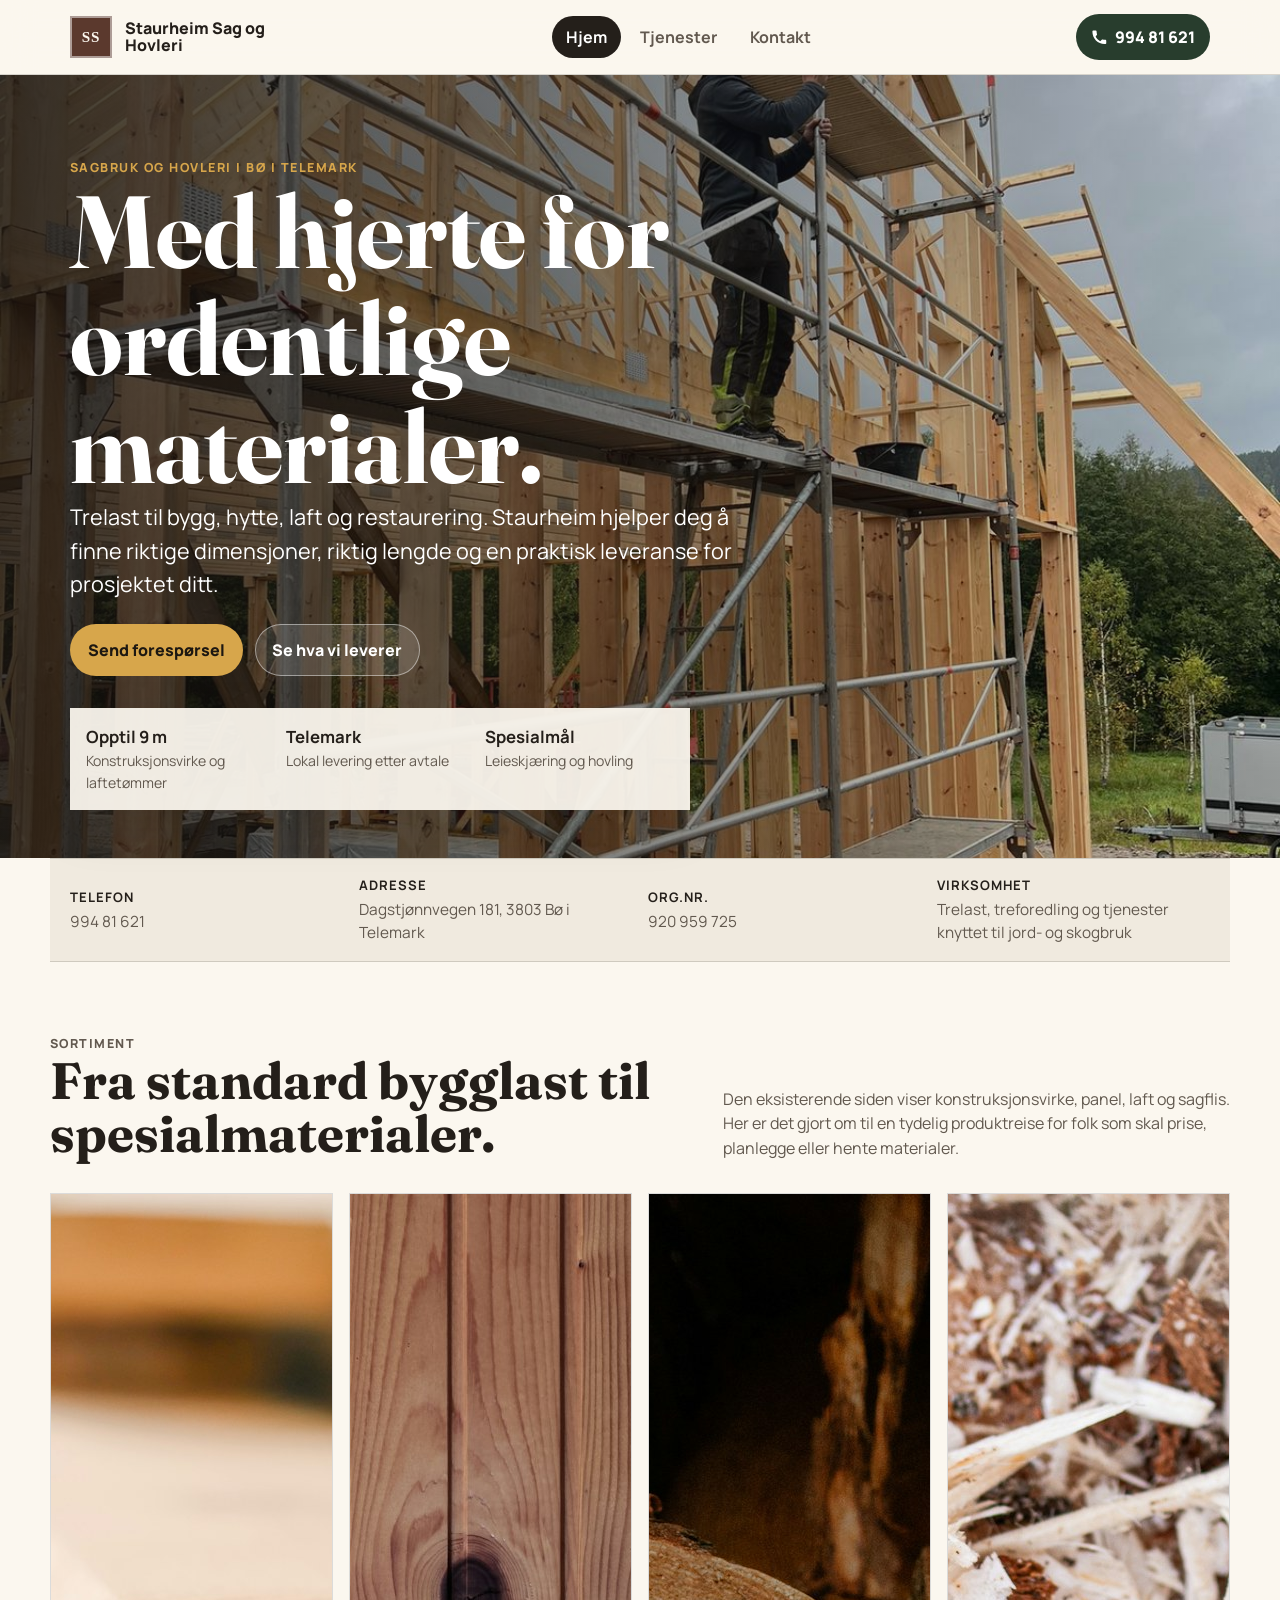
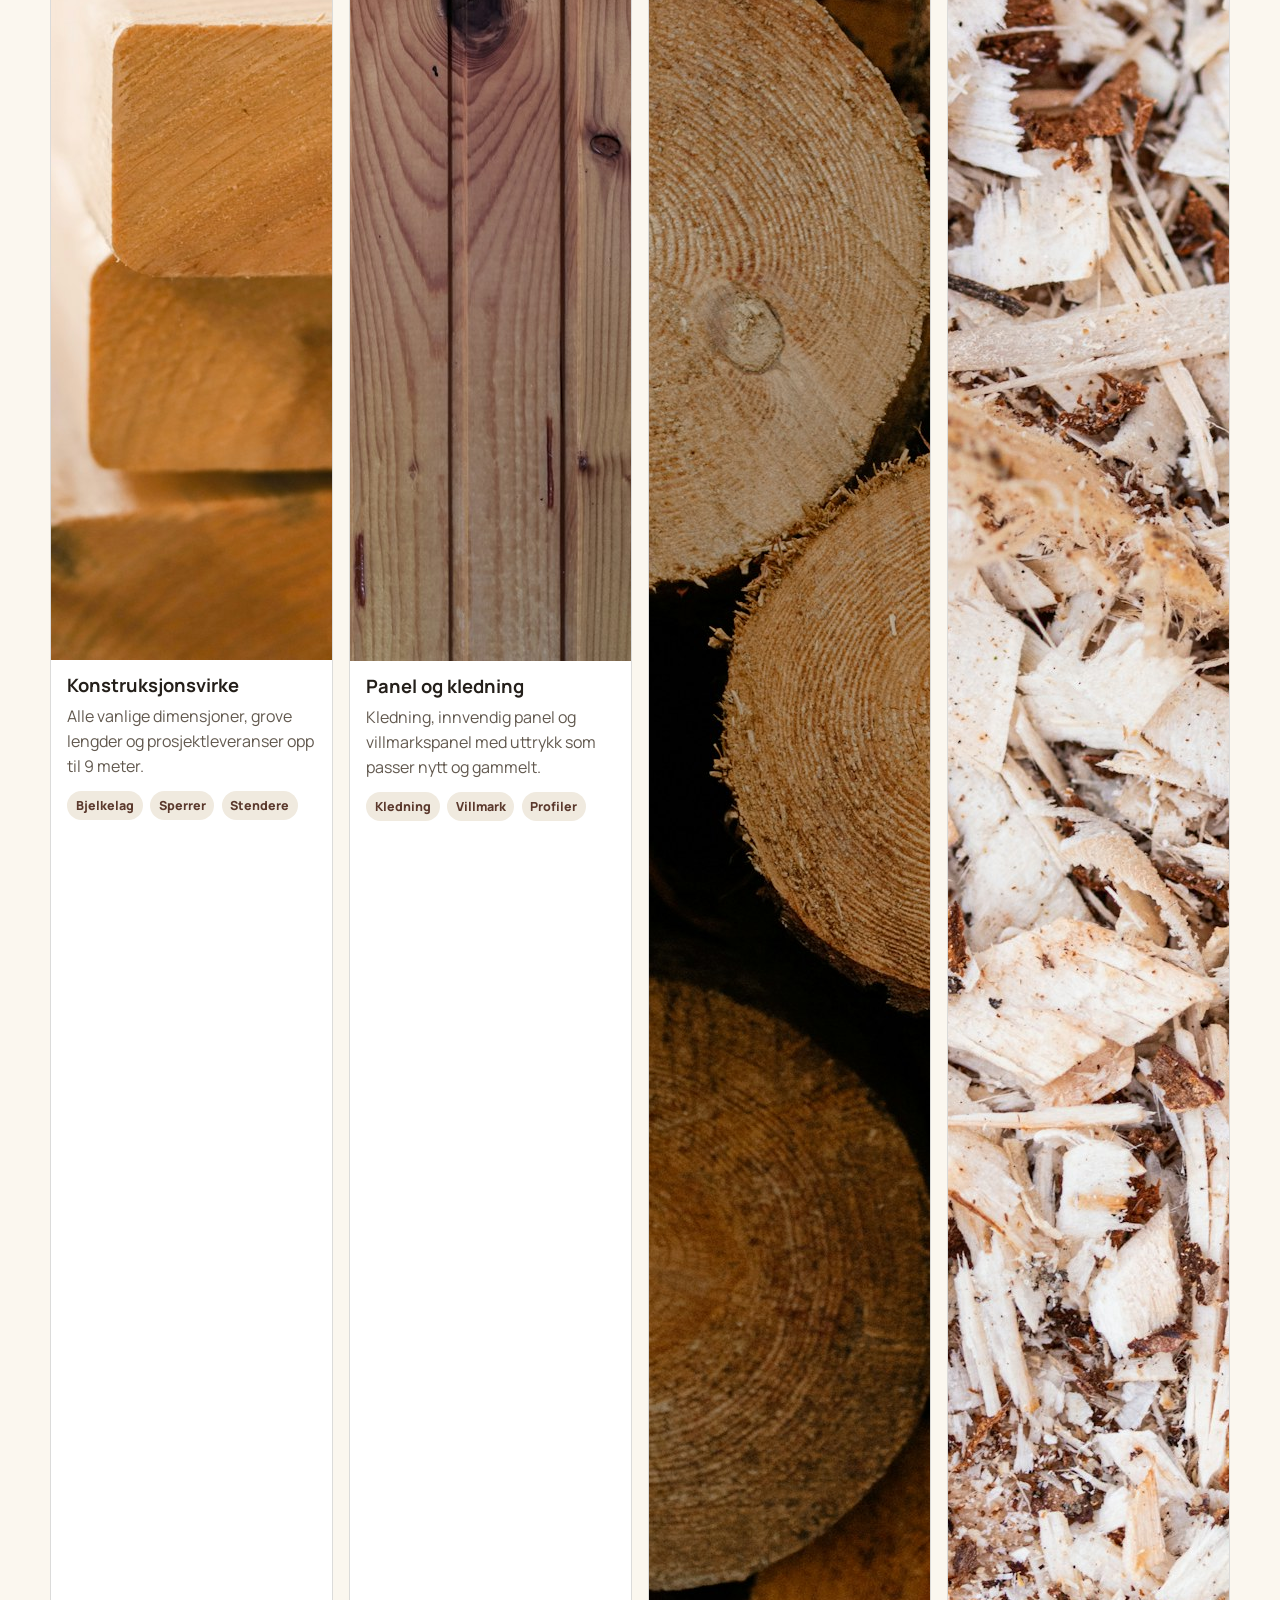
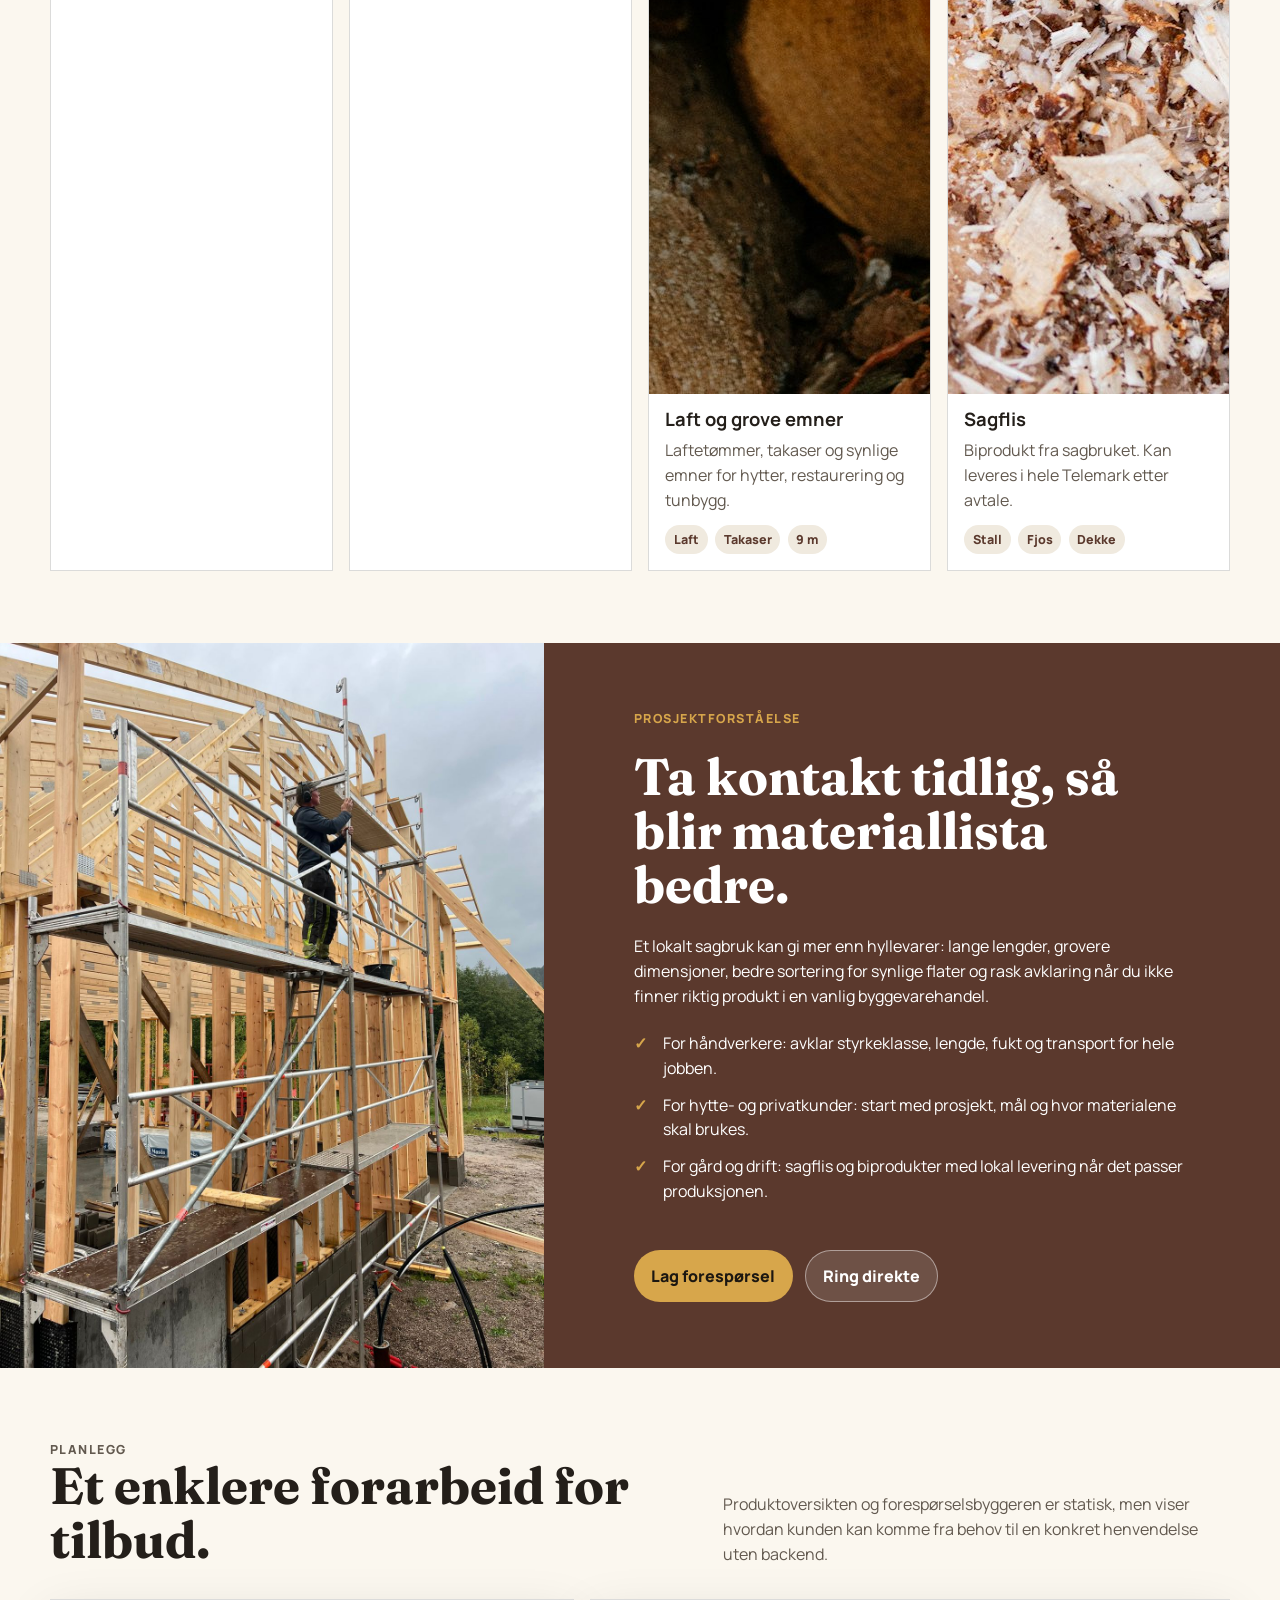
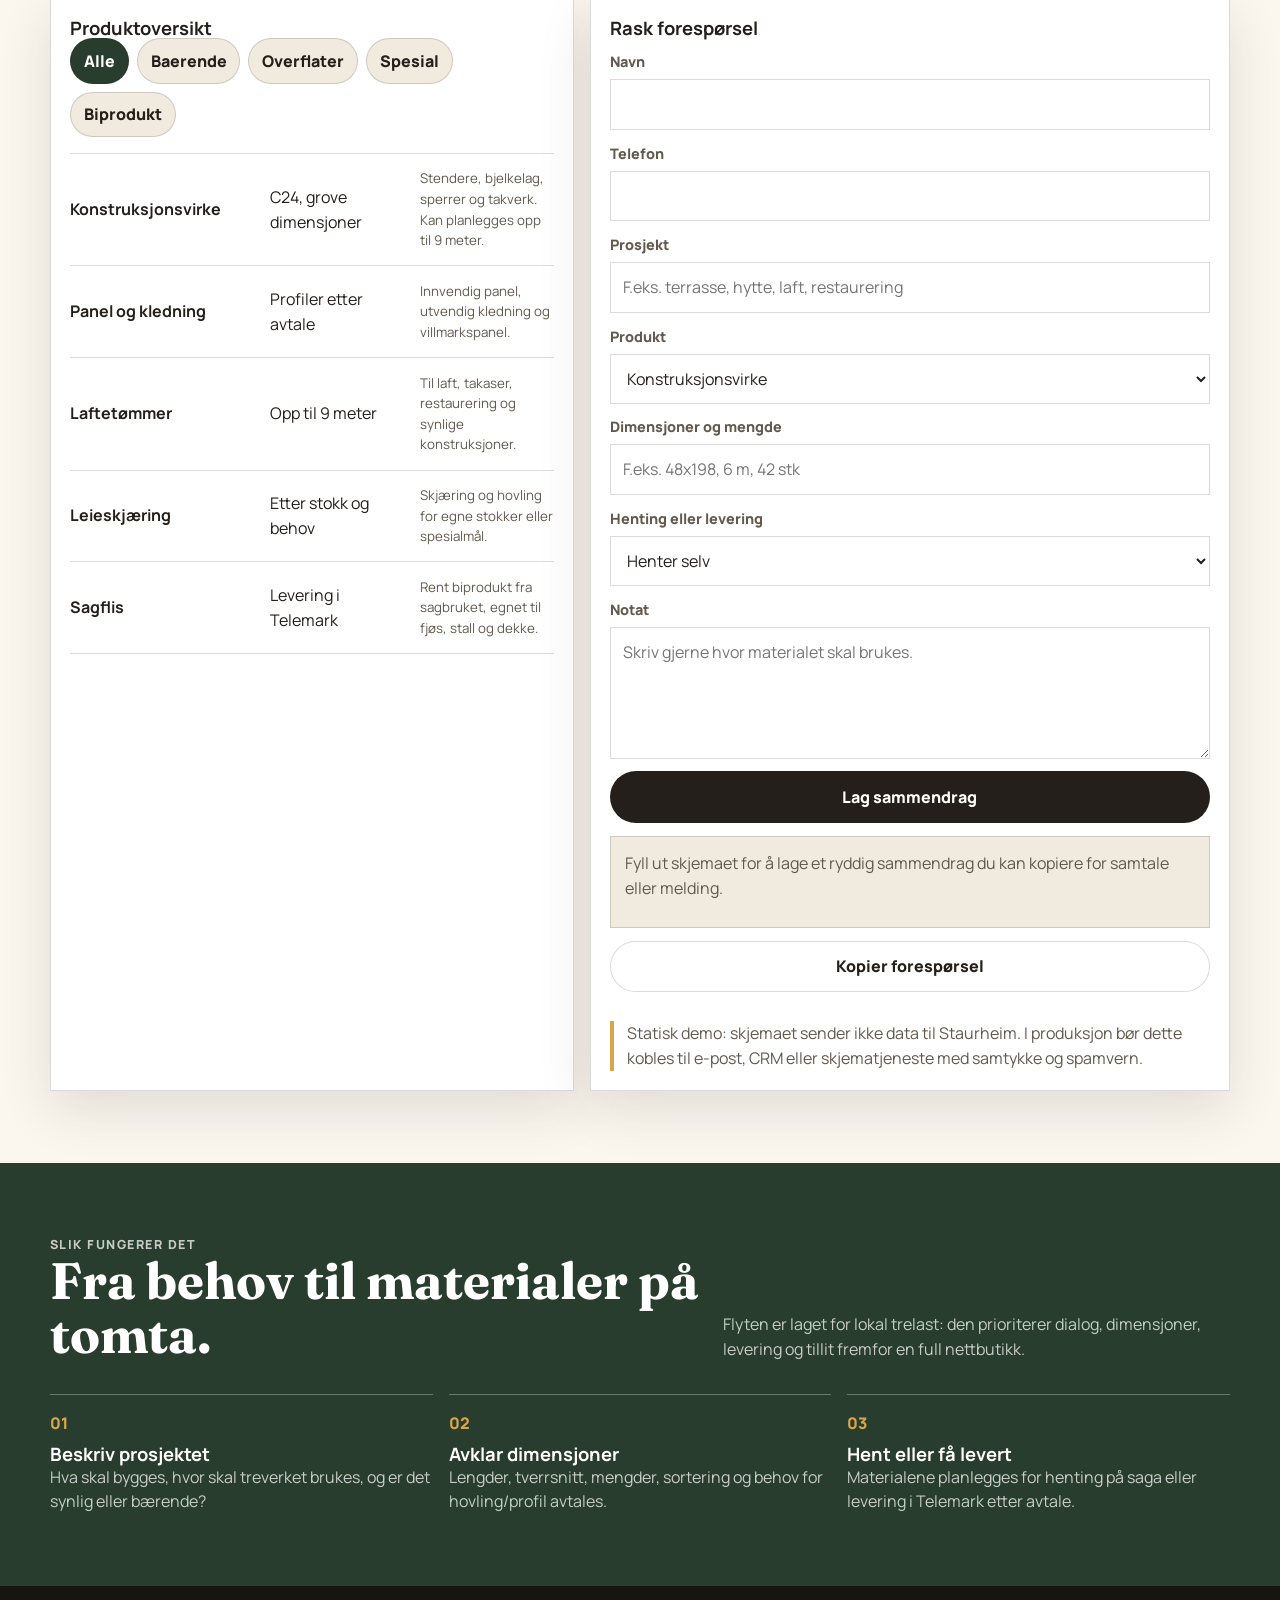
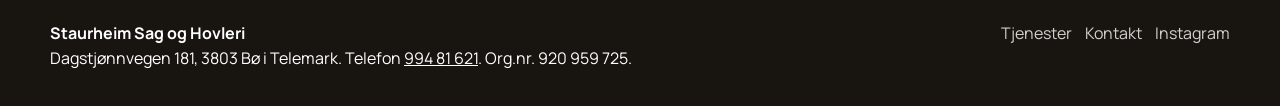
<file: index.html>
<!doctype html>
<html lang="no">
  <head>
    <meta charset="utf-8">
    <meta name="viewport" content="width=device-width, initial-scale=1">
    <title>Staurheim Sag og Hovleri | Trelast fra Bø i Telemark</title>
    <meta name="description" content="Staurheim Sag og Hovleri leverer konstruksjonsvirke, panel, villmarkspanel, laftetømmer, leieskjæring og sagflis i Telemark.">
    <meta property="og:title" content="Staurheim Sag og Hovleri">
    <meta property="og:description" content="Ordentlige materialer til byggeprosjekt, laft, panel og spesialdimensjoner.">
    <meta property="og:type" content="website">
    <meta property="og:image" content="assets/images/byggprosjekt.jpg">
    <link rel="preconnect" href="https://fonts.googleapis.com">
    <link rel="preconnect" href="https://fonts.gstatic.com" crossorigin>
    <link href="https://fonts.googleapis.com/css2?family=Fraunces:wght@600;700;800&family=Manrope:wght@400;600;700;800&display=swap" rel="stylesheet">
    <link rel="stylesheet" href="assets/styles.css">
    <script type="application/ld+json">
      {
        "@context": "https://schema.org",
        "@type": "LocalBusiness",
        "name": "Staurheim Sag og Høvleri",
        "alternateName": "Staurheim Stokk og Sag",
        "telephone": "+4799481621",
        "address": {
          "@type": "PostalAddress",
          "streetAddress": "Dagstjønnvegen 181",
          "postalCode": "3803",
          "addressLocality": "Bø i Telemark",
          "addressCountry": "NO"
        },
        "areaServed": ["Telemark", "Midt-Telemark"],
        "url": "https://staurheimsag.no/"
      }
    </script>
  </head>
  <body>
    <a class="skip-link" href="#main">Gå til innhold</a>
    <header class="site-header">
      <nav class="nav" aria-label="Hovedmeny">
        <a class="brand" href="index.html" aria-label="Staurheim Sag og Hovleri hjem">
          <span class="brand-mark">SS</span>
          <span>Staurheim Sag og Hovleri</span>
        </a>
        <div class="nav-links">
          <a href="index.html" aria-current="page">Hjem</a>
          <a href="tjenester/">Tjenester</a>
          <a href="kontakt/">Kontakt</a>
        </div>
        <a class="nav-call" href="tel:+4799481621" aria-label="Ring 99 48 16 21">
          <svg class="icon" viewBox="0 0 24 24" aria-hidden="true"><path fill="currentColor" d="M6.6 10.8c1.4 2.8 3.8 5.2 6.6 6.6l2.2-2.2c.3-.3.8-.4 1.2-.3 1.3.4 2.6.6 4 .6.7 0 1.2.5 1.2 1.2v3.5c0 .7-.5 1.2-1.2 1.2C10.3 22 2 13.7 2 3.4 2 2.7 2.5 2.2 3.2 2.2h3.6c.7 0 1.2.5 1.2 1.2 0 1.4.2 2.8.6 4 .1.4 0 .9-.3 1.2l-1.7 2.2Z"/></svg>
          994 81 621
        </a>
      </nav>
    </header>

    <main id="main">
      <section class="hero">
        <div class="hero-inner">
          <div class="hero-copy">
            <p class="eyebrow">Sagbruk og hovleri i Bø i Telemark</p>
            <h1>Med hjerte for ordentlige materialer.</h1>
            <p class="lead">Trelast til bygg, hytte, laft og restaurering. Staurheim hjelper deg å finne riktige dimensjoner, riktig lengde og en praktisk leveranse for prosjektet ditt.</p>
            <div class="hero-actions">
              <a class="button primary" href="kontakt/">Send forespørsel</a>
              <a class="button secondary" href="tjenester/">Se hva vi leverer</a>
            </div>
          </div>
          <aside class="hero-panel" aria-label="Nøkkelinformasjon">
            <ul>
              <li><strong>Opptil 9 m</strong><span>Konstruksjonsvirke og laftetømmer</span></li>
              <li><strong>Telemark</strong><span>Lokal levering etter avtale</span></li>
              <li><strong>Spesialmål</strong><span>Leieskjæring og hovling</span></li>
            </ul>
          </aside>
        </div>
      </section>

      <div class="trust-strip" aria-label="Tillitssignaler">
        <div><strong>Telefon</strong><span>994 81 621</span></div>
        <div><strong>Adresse</strong><span>Dagstjønnvegen 181, 3803 Bø i Telemark</span></div>
        <div><strong>Org.nr.</strong><span>920 959 725</span></div>
        <div><strong>Virksomhet</strong><span>Trelast, treforedling og tjenester knyttet til jord- og skogbruk</span></div>
      </div>

      <section class="section">
        <div class="wrap">
          <div class="section-head">
            <div>
              <p class="eyebrow">Sortiment</p>
              <h2>Fra standard bygglast til spesialmaterialer.</h2>
            </div>
            <p>Den eksisterende siden viser konstruksjonsvirke, panel, laft og sagflis. Her er det gjort om til en tydelig produktreise for folk som skal prise, planlegge eller hente materialer.</p>
          </div>
          <div class="product-grid">
            <article class="product-card">
              <img src="assets/images/konstruksjonsvirke.jpg" width="1600" height="1066" alt="Stablet konstruksjonsvirke i gran og furu">
              <div>
                <h3>Konstruksjonsvirke</h3>
                <p>Alle vanlige dimensjoner, grove lengder og prosjektleveranser opp til 9 meter.</p>
                <p class="tag-list"><span class="tag">Bjelkelag</span><span class="tag">Sperrer</span><span class="tag">Stendere</span></p>
              </div>
            </article>
            <article class="product-card">
              <img src="assets/images/panel.jpg" width="1600" height="1067" alt="Trepanel med synlig struktur">
              <div>
                <h3>Panel og kledning</h3>
                <p>Kledning, innvendig panel og villmarkspanel med uttrykk som passer nytt og gammelt.</p>
                <p class="tag-list"><span class="tag">Kledning</span><span class="tag">Villmark</span><span class="tag">Profiler</span></p>
              </div>
            </article>
            <article class="product-card">
              <img src="assets/images/laft.jpg" width="1600" height="2400" alt="Rundtømmer sett fra enden">
              <div>
                <h3>Laft og grove emner</h3>
                <p>Laftetømmer, takaser og synlige emner for hytter, restaurering og tunbygg.</p>
                <p class="tag-list"><span class="tag">Laft</span><span class="tag">Takaser</span><span class="tag">9 m</span></p>
              </div>
            </article>
            <article class="product-card">
              <img src="assets/images/sagflis.jpg" width="1600" height="2400" alt="Ren sagflis som biprodukt fra sagbruk">
              <div>
                <h3>Sagflis</h3>
                <p>Biprodukt fra sagbruket. Kan leveres i hele Telemark etter avtale.</p>
                <p class="tag-list"><span class="tag">Stall</span><span class="tag">Fjos</span><span class="tag">Dekke</span></p>
              </div>
            </article>
          </div>
        </div>
      </section>

      <section class="feature-band">
        <div class="feature-grid">
          <div class="feature-media">
            <img src="assets/images/byggprosjekt.jpg" width="1200" height="1600" alt="Reisverk under oppføring med trelast">
          </div>
          <div class="feature-copy">
            <p class="eyebrow">Prosjektforståelse</p>
            <h2>Ta kontakt tidlig, så blir materiallista bedre.</h2>
            <p>Et lokalt sagbruk kan gi mer enn hyllevarer: lange lengder, grovere dimensjoner, bedre sortering for synlige flater og rask avklaring når du ikke finner riktig produkt i en vanlig byggevarehandel.</p>
            <ul class="check-list">
              <li>For håndverkere: avklar styrkeklasse, lengde, fukt og transport for hele jobben.</li>
              <li>For hytte- og privatkunder: start med prosjekt, mål og hvor materialene skal brukes.</li>
              <li>For gård og drift: sagflis og biprodukter med lokal levering når det passer produksjonen.</li>
            </ul>
            <div class="button-row">
              <a class="button primary" href="kontakt/">Lag forespørsel</a>
              <a class="button secondary" href="tel:+4799481621">Ring direkte</a>
            </div>
          </div>
        </div>
      </section>

      <section class="section">
        <div class="wrap">
          <div class="section-head">
            <div>
              <p class="eyebrow">Planlegg</p>
              <h2>Et enklere forarbeid for tilbud.</h2>
            </div>
            <p>Produktoversikten og forespørselsbyggeren er statisk, men viser hvordan kunden kan komme fra behov til en konkret henvendelse uten backend.</p>
          </div>
          <div class="tools-grid">
            <div class="panel">
              <h3>Produktoversikt</h3>
              <div class="filters" aria-label="Filtrer produktoversikt">
                <button class="filter" type="button" data-filter="alle" aria-pressed="true">Alle</button>
                <button class="filter" type="button" data-filter="bærende" aria-pressed="false">Baerende</button>
                <button class="filter" type="button" data-filter="overflate" aria-pressed="false">Overflater</button>
                <button class="filter" type="button" data-filter="spesial" aria-pressed="false">Spesial</button>
                <button class="filter" type="button" data-filter="biprodukt" aria-pressed="false">Biprodukt</button>
              </div>
              <div class="catalog" data-catalog></div>
            </div>
            <form class="panel quote-form" data-quote-form>
              <h3>Rask forespørsel</h3>
              <div class="field">
                <label for="name">Navn</label>
                <input id="name" name="name" autocomplete="name">
              </div>
              <div class="field">
                <label for="phone">Telefon</label>
                <input id="phone" name="phone" autocomplete="tel">
              </div>
              <div class="field">
                <label for="project">Prosjekt</label>
                <input id="project" name="project" placeholder="F.eks. terrasse, hytte, laft, restaurering">
              </div>
              <div class="field">
                <label for="product">Produkt</label>
                <select id="product" name="product">
                  <option>Konstruksjonsvirke</option>
                  <option>Panel/kledning</option>
                  <option>Villmarkspanel</option>
                  <option>Laftetømmer</option>
                  <option>Leieskjæring</option>
                  <option>Sagflis</option>
                </select>
              </div>
              <div class="field">
                <label for="dimensions">Dimensjoner og mengde</label>
                <input id="dimensions" name="dimensions" placeholder="F.eks. 48x198, 6 m, 42 stk">
              </div>
              <div class="field">
                <label for="delivery">Henting eller levering</label>
                <select id="delivery" name="delivery">
                  <option>Henter selv</option>
                  <option>Onsker levering i Telemark</option>
                  <option>Avklares</option>
                </select>
              </div>
              <div class="field">
                <label for="message">Notat</label>
                <textarea id="message" name="message" placeholder="Skriv gjerne hvor materialet skal brukes."></textarea>
              </div>
              <button class="button dark" type="submit">Lag sammendrag</button>
              <div class="result-box" tabindex="-1" data-result>Fyll ut skjemaet for å lage et ryddig sammendrag du kan kopiere for samtale eller melding.</div>
              <button class="button light" type="button" data-copy>Kopier forespørsel</button>
              <p class="notice">Statisk demo: skjemaet sender ikke data til Staurheim. I produksjon bør dette kobles til e-post, CRM eller skjematjeneste med samtykke og spamvern.</p>
            </form>
          </div>
        </div>
      </section>

      <section class="section dark">
        <div class="wrap">
          <div class="section-head">
            <div>
              <p class="eyebrow">Slik fungerer det</p>
              <h2>Fra behov til materialer på tomta.</h2>
            </div>
            <p>Flyten er laget for lokal trelast: den prioriterer dialog, dimensjoner, levering og tillit fremfor en full nettbutikk.</p>
          </div>
          <div class="steps">
            <div class="step"><h3>Beskriv prosjektet</h3><p class="muted">Hva skal bygges, hvor skal treverket brukes, og er det synlig eller bærende?</p></div>
            <div class="step"><h3>Avklar dimensjoner</h3><p class="muted">Lengder, tverrsnitt, mengder, sortering og behov for hovling/profil avtales.</p></div>
            <div class="step"><h3>Hent eller få levert</h3><p class="muted">Materialene planlegges for henting på saga eller levering i Telemark etter avtale.</p></div>
          </div>
        </div>
      </section>
    </main>

    <footer class="site-footer">
      <div class="footer-grid">
        <div>
          <strong>Staurheim Sag og Hovleri</strong>
          <p>Dagstjønnvegen 181, 3803 Bø i Telemark. Telefon <a href="tel:+4799481621">994 81 621</a>. Org.nr. 920 959 725.</p>
        </div>
        <div class="footer-links">
          <a href="tjenester/">Tjenester</a>
          <a href="kontakt/">Kontakt</a>
          <a href="https://www.instagram.com/staurheimsag/">Instagram</a>
        </div>
      </div>
    </footer>
    <script src="assets/app.js"></script>
  </body>
</html>
</file>
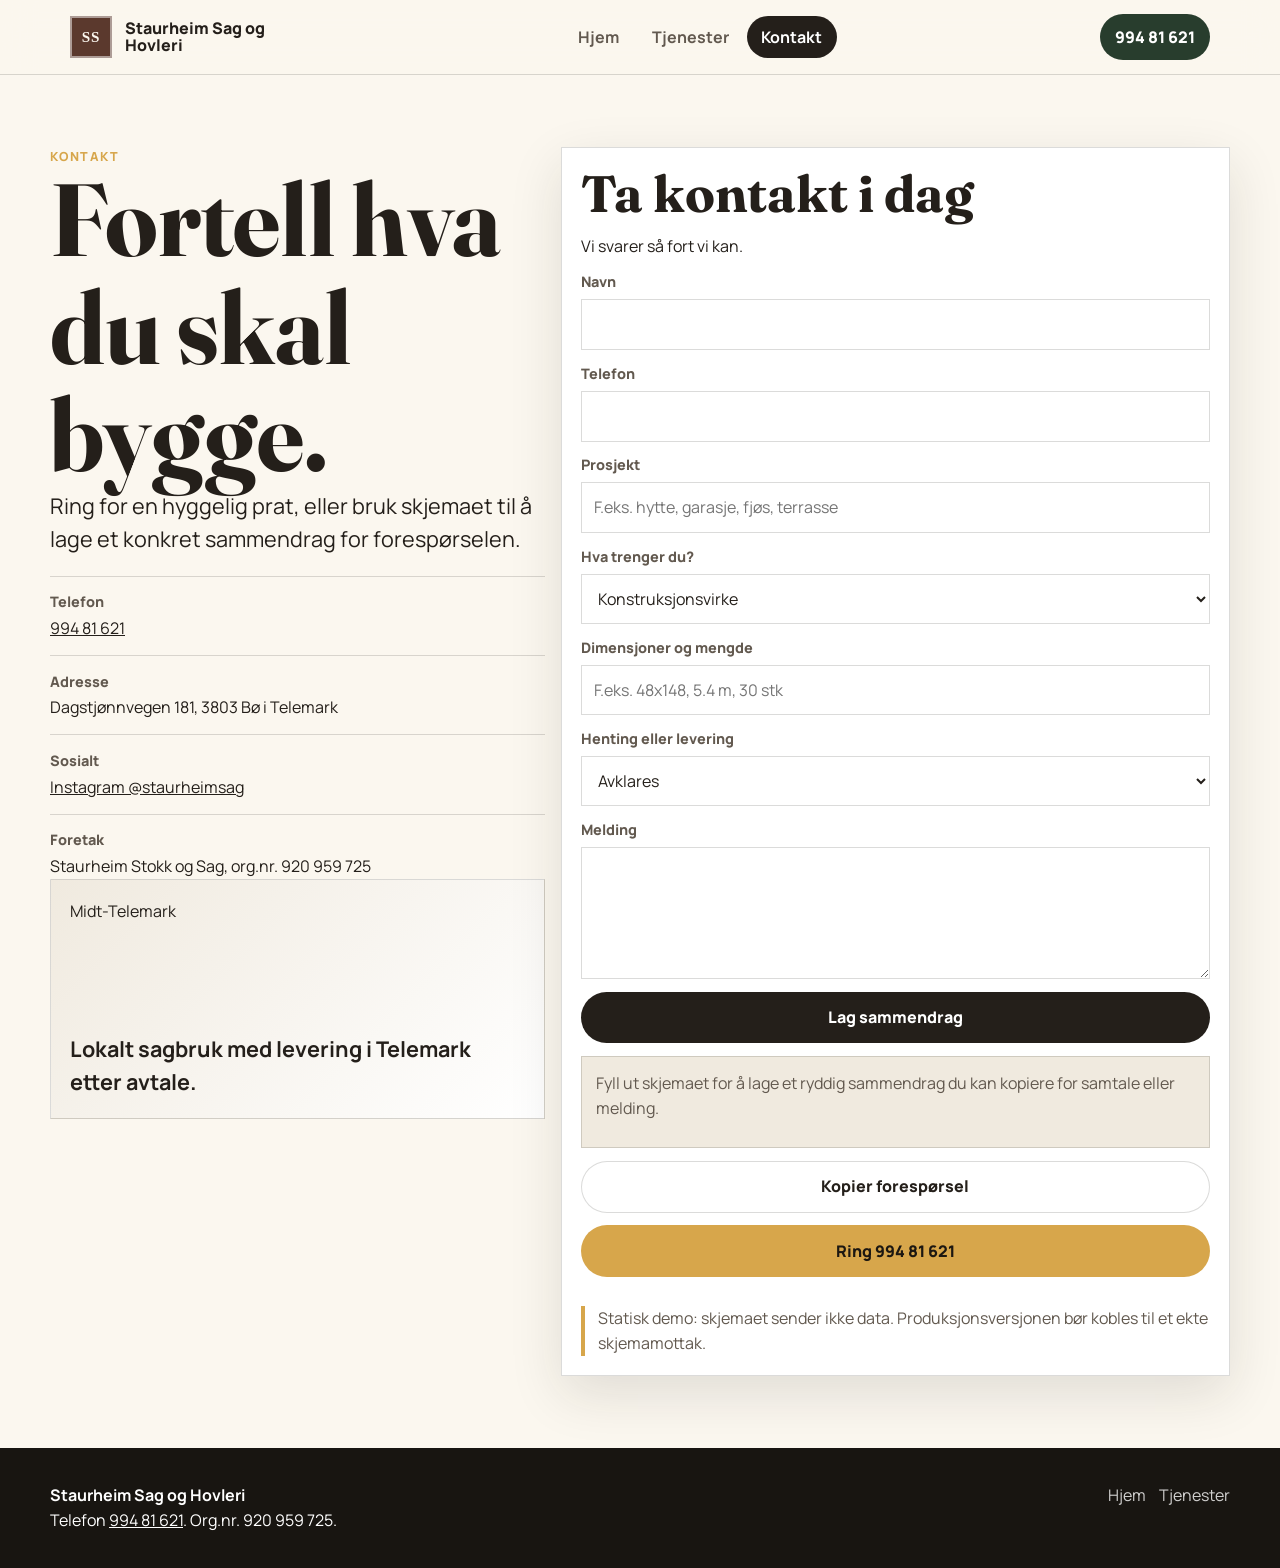
<file: kontakt/index.html>
<!doctype html>
<html lang="no">
  <head>
    <meta charset="utf-8">
    <meta name="viewport" content="width=device-width, initial-scale=1">
    <title>Kontakt | Staurheim Sag og Hovleri</title>
    <meta name="description" content="Kontakt Staurheim Sag og Hovleri om trelast, panel, laft, leieskjæring og sagflis.">
    <link rel="preconnect" href="https://fonts.googleapis.com">
    <link rel="preconnect" href="https://fonts.gstatic.com" crossorigin>
    <link href="https://fonts.googleapis.com/css2?family=Fraunces:wght@600;700;800&family=Manrope:wght@400;600;700;800&display=swap" rel="stylesheet">
    <link rel="stylesheet" href="../assets/styles.css">
  </head>
  <body>
    <a class="skip-link" href="#main">Gå til innhold</a>
    <header class="site-header">
      <nav class="nav" aria-label="Hovedmeny">
        <a class="brand" href="../index.html"><span class="brand-mark">SS</span><span>Staurheim Sag og Hovleri</span></a>
        <div class="nav-links">
          <a href="../index.html">Hjem</a>
          <a href="../tjenester/">Tjenester</a>
          <a href="./" aria-current="page">Kontakt</a>
        </div>
        <a class="nav-call" href="tel:+4799481621">994 81 621</a>
      </nav>
    </header>
    <main id="main">
      <section class="section">
        <div class="wrap contact-grid">
          <div>
            <p class="eyebrow">Kontakt</p>
            <h1>Fortell hva du skal bygge.</h1>
            <p class="lead">Ring for en hyggelig prat, eller bruk skjemaet til å lage et konkret sammendrag for forespørselen.</p>
            <div class="contact-list">
              <div class="contact-item"><span>Telefon</span><a href="tel:+4799481621">994 81 621</a></div>
              <div class="contact-item"><span>Adresse</span><p>Dagstjønnvegen 181, 3803 Bø i Telemark</p></div>
              <div class="contact-item"><span>Sosialt</span><a href="https://www.instagram.com/staurheimsag/">Instagram @staurheimsag</a></div>
              <div class="contact-item"><span>Foretak</span><p>Staurheim Stokk og Sag, org.nr. 920 959 725</p></div>
            </div>
            <div class="map-placeholder" aria-label="Omradekart">
              <span>Midt-Telemark</span>
              <strong>Lokalt sagbruk med levering i Telemark etter avtale.</strong>
            </div>
          </div>
          <form class="panel quote-form" data-quote-form>
            <h2>Ta kontakt i dag</h2>
            <p>Vi svarer så fort vi kan.</p>
            <div class="field"><label for="name">Navn</label><input id="name" name="name" autocomplete="name"></div>
            <div class="field"><label for="phone">Telefon</label><input id="phone" name="phone" autocomplete="tel"></div>
            <div class="field"><label for="project">Prosjekt</label><input id="project" name="project" placeholder="F.eks. hytte, garasje, fjøs, terrasse"></div>
            <div class="field">
              <label for="product">Hva trenger du?</label>
              <select id="product" name="product">
                <option>Konstruksjonsvirke</option>
                <option>Panel/kledning</option>
                <option>Villmarkspanel</option>
                <option>Laftetømmer</option>
                <option>Leieskjæring</option>
                <option>Sagflis</option>
              </select>
            </div>
            <div class="field"><label for="dimensions">Dimensjoner og mengde</label><input id="dimensions" name="dimensions" placeholder="F.eks. 48x148, 5.4 m, 30 stk"></div>
            <div class="field">
              <label for="delivery">Henting eller levering</label>
              <select id="delivery" name="delivery"><option>Avklares</option><option>Henter selv</option><option>Onsker levering i Telemark</option></select>
            </div>
            <div class="field"><label for="message">Melding</label><textarea id="message" name="message"></textarea></div>
            <button class="button dark" type="submit">Lag sammendrag</button>
            <div class="result-box" tabindex="-1" data-result>Fyll ut skjemaet for å lage et ryddig sammendrag du kan kopiere for samtale eller melding.</div>
            <button class="button light" type="button" data-copy>Kopier forespørsel</button>
            <a class="button primary" href="tel:+4799481621">Ring 994 81 621</a>
            <p class="notice">Statisk demo: skjemaet sender ikke data. Produksjonsversjonen bør kobles til et ekte skjemamottak.</p>
          </form>
        </div>
      </section>
    </main>
    <footer class="site-footer"><div class="footer-grid"><div><strong>Staurheim Sag og Hovleri</strong><p>Telefon <a href="tel:+4799481621">994 81 621</a>. Org.nr. 920 959 725.</p></div><div class="footer-links"><a href="../index.html">Hjem</a><a href="../tjenester/">Tjenester</a></div></div></footer>
    <script src="../assets/app.js"></script>
  </body>
</html>
</file>
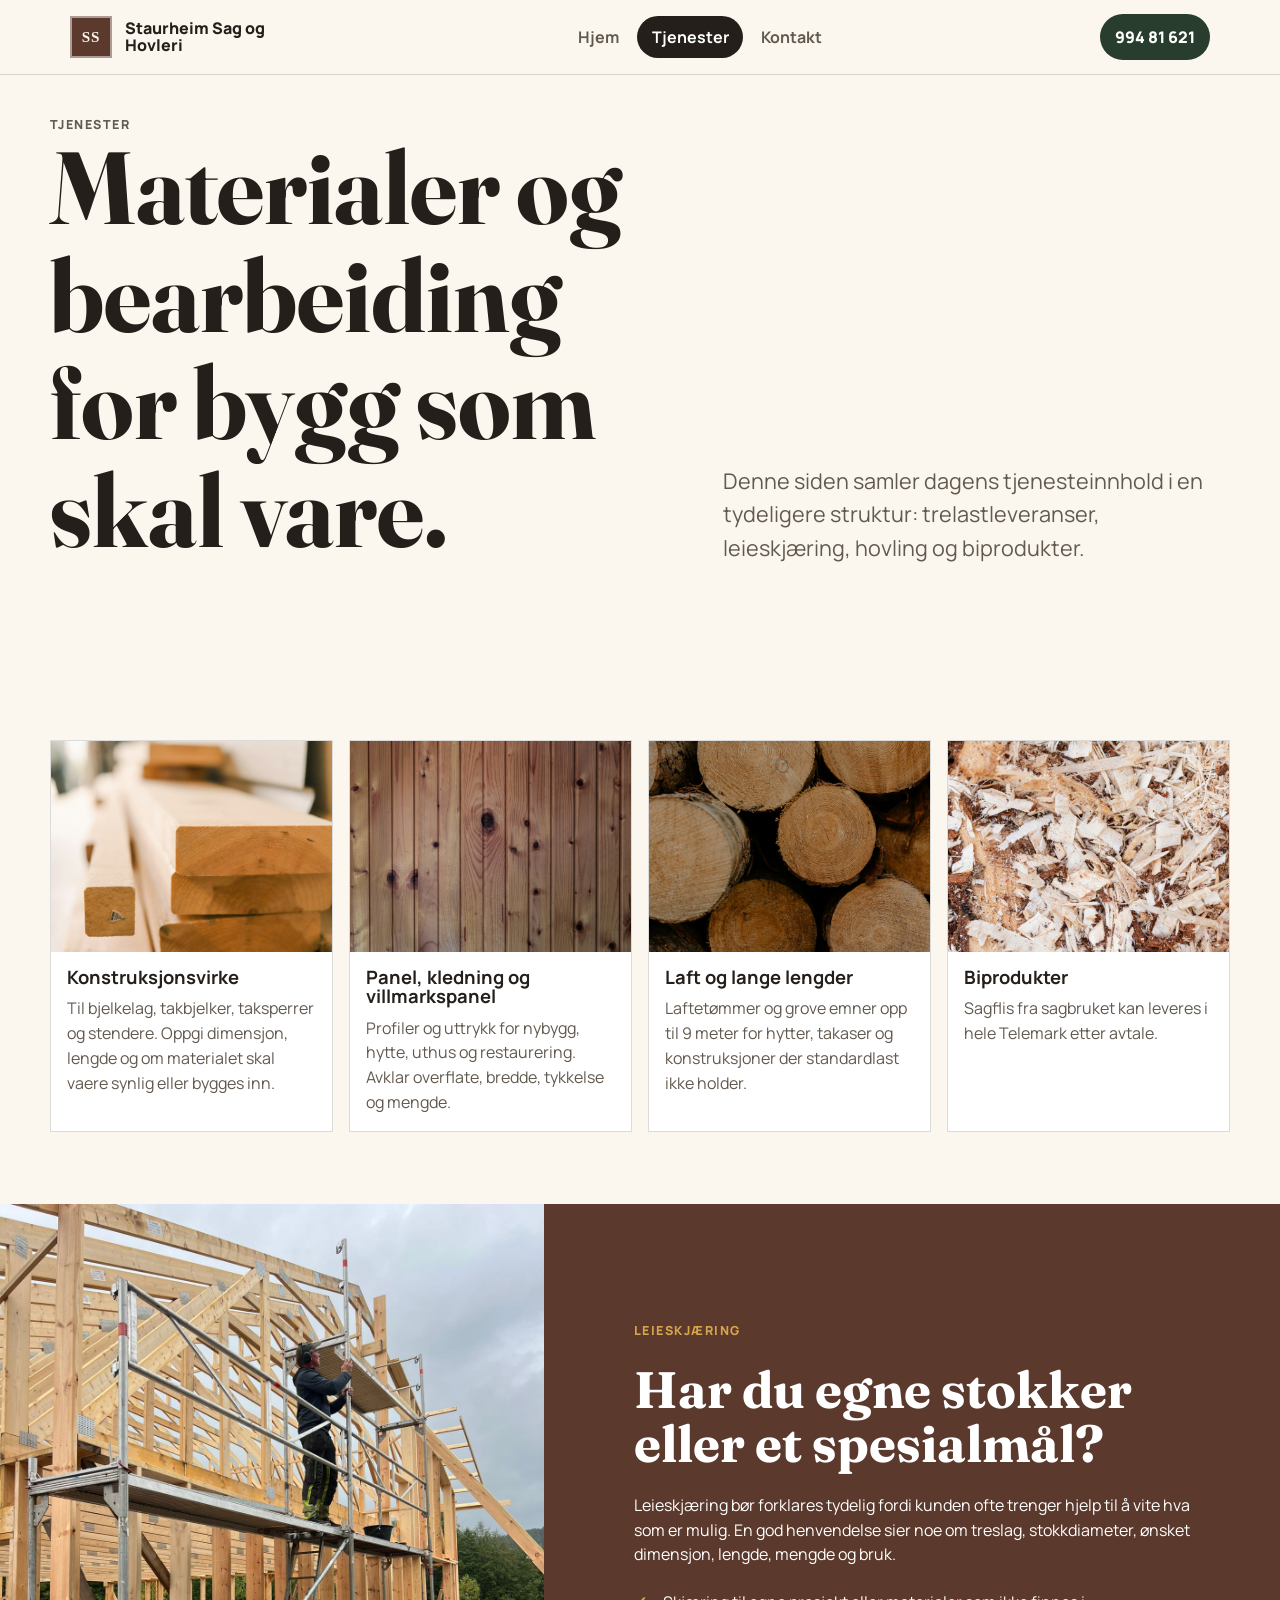
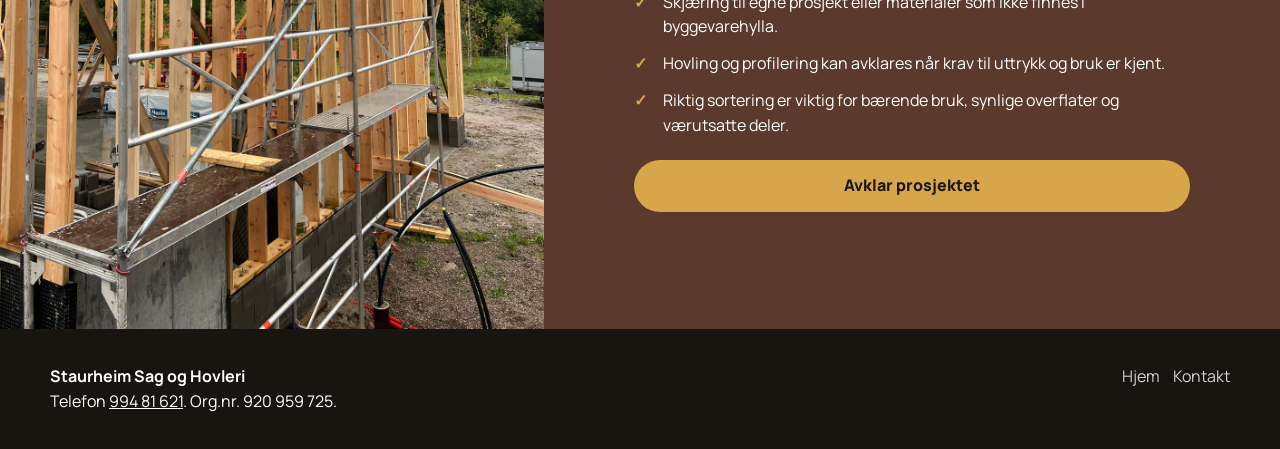
<file: tjenester/index.html>
<!doctype html>
<html lang="no">
  <head>
    <meta charset="utf-8">
    <meta name="viewport" content="width=device-width, initial-scale=1">
    <title>Tjenester | Staurheim Sag og Hovleri</title>
    <meta name="description" content="Konstruksjonsvirke, panel, villmarkspanel, laftetømmer, leieskjæring, hovling og sagflis fra Staurheim Sag og Hovleri.">
    <link rel="preconnect" href="https://fonts.googleapis.com">
    <link rel="preconnect" href="https://fonts.gstatic.com" crossorigin>
    <link href="https://fonts.googleapis.com/css2?family=Fraunces:wght@600;700;800&family=Manrope:wght@400;600;700;800&display=swap" rel="stylesheet">
    <link rel="stylesheet" href="../assets/styles.css">
  </head>
  <body>
    <a class="skip-link" href="#main">Gå til innhold</a>
    <header class="site-header">
      <nav class="nav" aria-label="Hovedmeny">
        <a class="brand" href="../index.html"><span class="brand-mark">SS</span><span>Staurheim Sag og Hovleri</span></a>
        <div class="nav-links">
          <a href="../index.html">Hjem</a>
          <a href="./" aria-current="page">Tjenester</a>
          <a href="../kontakt/">Kontakt</a>
        </div>
        <a class="nav-call" href="tel:+4799481621">994 81 621</a>
      </nav>
    </header>
    <main id="main">
      <section class="section tight">
        <div class="wrap section-head">
          <div>
            <p class="eyebrow">Tjenester</p>
            <h1>Materialer og bearbeiding for bygg som skal vare.</h1>
          </div>
          <p class="lead">Denne siden samler dagens tjenesteinnhold i en tydeligere struktur: trelastleveranser, leieskjæring, hovling og biprodukter.</p>
        </div>
      </section>
      <section class="section">
        <div class="wrap product-grid">
          <article class="product-card"><img src="../assets/images/konstruksjonsvirke.jpg" alt="Stablet konstruksjonsvirke"><div><h3>Konstruksjonsvirke</h3><p>Til bjelkelag, takbjelker, taksperrer og stendere. Oppgi dimensjon, lengde og om materialet skal vaere synlig eller bygges inn.</p></div></article>
          <article class="product-card"><img src="../assets/images/panel.jpg" alt="Panel og kledning"><div><h3>Panel, kledning og villmarkspanel</h3><p>Profiler og uttrykk for nybygg, hytte, uthus og restaurering. Avklar overflate, bredde, tykkelse og mengde.</p></div></article>
          <article class="product-card"><img src="../assets/images/laft.jpg" alt="Laftestokker"><div><h3>Laft og lange lengder</h3><p>Laftetømmer og grove emner opp til 9 meter for hytter, takaser og konstruksjoner der standardlast ikke holder.</p></div></article>
          <article class="product-card"><img src="../assets/images/sagflis.jpg" alt="Sagflis"><div><h3>Biprodukter</h3><p>Sagflis fra sagbruket kan leveres i hele Telemark etter avtale.</p></div></article>
        </div>
      </section>
      <section class="feature-band">
        <div class="feature-grid">
          <div class="feature-media"><img src="../assets/images/byggprosjekt.jpg" alt="Trekonstruksjon under bygging"></div>
          <div class="feature-copy">
            <p class="eyebrow">Leieskjæring</p>
            <h2>Har du egne stokker eller et spesialmål?</h2>
            <p>Leieskjæring bør forklares tydelig fordi kunden ofte trenger hjelp til å vite hva som er mulig. En god henvendelse sier noe om treslag, stokkdiameter, ønsket dimensjon, lengde, mengde og bruk.</p>
            <ul class="check-list">
              <li>Skjæring til egne prosjekt eller materialer som ikke finnes i byggevarehylla.</li>
              <li>Hovling og profilering kan avklares når krav til uttrykk og bruk er kjent.</li>
              <li>Riktig sortering er viktig for bærende bruk, synlige overflater og værutsatte deler.</li>
            </ul>
            <a class="button primary" href="../kontakt/">Avklar prosjektet</a>
          </div>
        </div>
      </section>
    </main>
    <footer class="site-footer"><div class="footer-grid"><div><strong>Staurheim Sag og Hovleri</strong><p>Telefon <a href="tel:+4799481621">994 81 621</a>. Org.nr. 920 959 725.</p></div><div class="footer-links"><a href="../index.html">Hjem</a><a href="../kontakt/">Kontakt</a></div></div></footer>
  </body>
</html>
</file>
<file: assets/styles.css>
:root {
  color-scheme: light;
  --ink: #241f1a;
  --muted: #62594f;
  --paper: #fbf7ef;
  --paper-2: #f0eadf;
  --timber: #5b392d;
  --timber-2: #8f613d;
  --forest: #283d2d;
  --moss: #63704a;
  --gold: #d7a64b;
  --line: rgba(36, 31, 26, 0.16);
  --shadow: 0 18px 50px rgba(36, 31, 26, 0.12);
  --max: 1180px;
}

* {
  box-sizing: border-box;
}

html {
  scroll-behavior: smooth;
}

body {
  margin: 0;
  background: var(--paper);
  color: var(--ink);
  font-family: "Manrope", "Segoe UI", sans-serif;
  line-height: 1.55;
}

img {
  display: block;
  max-width: 100%;
}

a {
  color: inherit;
}

button,
input,
select,
textarea {
  font: inherit;
}

.skip-link {
  background: var(--ink);
  color: white;
  left: 1rem;
  padding: 0.7rem 1rem;
  position: fixed;
  top: -5rem;
  z-index: 50;
}

.skip-link:focus {
  top: 1rem;
}

.site-header {
  background: rgba(251, 247, 239, 0.94);
  border-bottom: 1px solid var(--line);
  position: sticky;
  top: 0;
  z-index: 30;
  backdrop-filter: blur(16px);
}

.nav {
  align-items: center;
  display: flex;
  gap: 1.25rem;
  justify-content: space-between;
  margin: 0 auto;
  max-width: var(--max);
  min-height: 74px;
  padding: 0 1.25rem;
}

.brand {
  align-items: center;
  display: inline-flex;
  gap: 0.8rem;
  font-weight: 800;
  text-decoration: none;
}

.brand-mark {
  align-items: center;
  background: var(--timber);
  border: 2px solid rgba(255, 255, 255, 0.5);
  color: var(--paper);
  display: inline-flex;
  font-family: Georgia, serif;
  font-size: 0.95rem;
  height: 42px;
  justify-content: center;
  letter-spacing: 0.06em;
  width: 42px;
}

.brand span:last-child {
  display: block;
  line-height: 1.05;
  max-width: 11rem;
}

.nav-links {
  align-items: center;
  display: flex;
  gap: 0.25rem;
}

.nav-links a {
  border-radius: 999px;
  color: var(--muted);
  font-weight: 700;
  padding: 0.55rem 0.9rem;
  text-decoration: none;
}

.nav-links a:hover,
.nav-links a[aria-current="page"] {
  background: var(--ink);
  color: white;
}

.nav-call {
  align-items: center;
  background: var(--forest);
  border-radius: 999px;
  color: white;
  display: inline-flex;
  font-weight: 800;
  gap: 0.45rem;
  padding: 0.65rem 0.95rem;
  text-decoration: none;
}

.icon {
  display: inline-block;
  flex: 0 0 auto;
  height: 1.05em;
  width: 1.05em;
}

main {
  overflow: clip;
}

.hero {
  background:
    linear-gradient(90deg, rgba(21, 18, 15, 0.82), rgba(21, 18, 15, 0.55) 44%, rgba(21, 18, 15, 0.08)),
    url("images/byggprosjekt.jpg") center 42% / cover;
  color: white;
}

.hero-inner {
  display: grid;
  gap: 2rem;
  margin: 0 auto;
  max-width: var(--max);
  min-height: min(760px, calc(100svh - 74px));
  padding: 5.2rem 1.25rem 3rem;
}

.eyebrow {
  color: var(--gold);
  font-size: 0.78rem;
  font-weight: 900;
  letter-spacing: 0.12em;
  text-transform: uppercase;
}

h1,
h2,
h3 {
  line-height: 1.05;
  margin: 0;
}

h1 {
  font-family: "Fraunces", Georgia, serif;
  font-size: clamp(2.7rem, 8vw, 6.4rem);
  max-width: 11ch;
}

h2 {
  font-family: "Fraunces", Georgia, serif;
  font-size: clamp(2rem, 4vw, 3.6rem);
}

h3 {
  font-size: 1.15rem;
}

p {
  margin: 0;
}

.hero-copy {
  align-self: end;
  max-width: 710px;
}

.lead {
  font-size: clamp(1.08rem, 1.8vw, 1.35rem);
  max-width: 46rem;
}

.hero-actions,
.button-row {
  display: flex;
  flex-wrap: wrap;
  gap: 0.75rem;
  margin-top: 1.5rem;
}

.button {
  align-items: center;
  border: 1px solid transparent;
  border-radius: 999px;
  display: inline-flex;
  font-weight: 850;
  gap: 0.5rem;
  justify-content: center;
  min-height: 48px;
  padding: 0.78rem 1.05rem;
  text-decoration: none;
}

.button.primary {
  background: var(--gold);
  color: #1c1711;
}

.button.dark {
  background: var(--ink);
  color: white;
}

.button.secondary {
  background: rgba(255, 255, 255, 0.12);
  border-color: rgba(255, 255, 255, 0.45);
  color: white;
}

.button.light {
  background: white;
  border-color: var(--line);
  color: var(--ink);
}

.hero-panel {
  align-self: end;
  background: rgba(251, 247, 239, 0.94);
  color: var(--ink);
  max-width: 620px;
  padding: 1rem;
  box-shadow: var(--shadow);
}

.hero-panel ul {
  display: grid;
  gap: 0.7rem;
  grid-template-columns: repeat(3, minmax(0, 1fr));
  list-style: none;
  margin: 0;
  padding: 0;
}

.hero-panel strong {
  display: block;
  font-size: 1.05rem;
}

.hero-panel span {
  color: var(--muted);
  display: block;
  font-size: 0.88rem;
}

.trust-strip {
  align-items: center;
  background: var(--paper-2);
  border-bottom: 1px solid var(--line);
  border-top: 1px solid var(--line);
  display: grid;
  gap: 1rem;
  grid-template-columns: repeat(4, minmax(0, 1fr));
  margin: 0 auto;
  max-width: var(--max);
  padding: 1rem 1.25rem;
}

.trust-strip strong {
  display: block;
  font-size: 0.82rem;
  letter-spacing: 0.08em;
  text-transform: uppercase;
}

.trust-strip span {
  color: var(--muted);
  display: block;
  font-size: 0.96rem;
  margin-top: 0.15rem;
}

.section {
  padding: 4.5rem 1.25rem;
}

.section.tight {
  padding-top: 2.5rem;
}

.section.dark {
  background: var(--forest);
  color: white;
}

.wrap {
  margin: 0 auto;
  max-width: var(--max);
}

.section-head {
  align-items: end;
  display: grid;
  gap: 1.25rem;
  grid-template-columns: minmax(0, 0.9fr) minmax(18rem, 0.7fr);
  margin-bottom: 2rem;
}

.section-head p {
  color: var(--muted);
}

.dark .section-head p,
.dark .muted {
  color: rgba(255, 255, 255, 0.74);
}

.product-grid {
  display: grid;
  gap: 1rem;
  grid-template-columns: repeat(4, minmax(0, 1fr));
}

.product-card {
  background: #fff;
  border: 1px solid var(--line);
  color: var(--ink);
  display: flex;
  flex-direction: column;
  min-height: 100%;
}

.product-card img {
  aspect-ratio: 4 / 3;
  object-fit: cover;
  width: 100%;
}

.product-card div {
  display: grid;
  gap: 0.55rem;
  padding: 1rem;
}

.product-card p {
  color: var(--muted);
}

.tag-list {
  display: flex;
  flex-wrap: wrap;
  gap: 0.45rem;
  margin-top: 0.25rem;
}

.tag {
  background: var(--paper-2);
  border-radius: 999px;
  color: var(--timber);
  font-size: 0.78rem;
  font-weight: 800;
  padding: 0.28rem 0.55rem;
}

.feature-band {
  background: var(--timber);
  color: white;
}

.feature-grid {
  display: grid;
  gap: 0;
  grid-template-columns: 0.85fr 1.15fr;
  margin: 0 auto;
  max-width: 1440px;
}

.feature-media img {
  height: 100%;
  min-height: 520px;
  object-fit: cover;
  width: 100%;
}

.feature-copy {
  align-self: center;
  display: grid;
  gap: 1.4rem;
  max-width: 760px;
  padding: 4rem min(7vw, 6rem);
}

.check-list {
  display: grid;
  gap: 0.75rem;
  list-style: none;
  margin: 0;
  padding: 0;
}

.check-list li {
  align-items: start;
  display: grid;
  gap: 0.65rem;
  grid-template-columns: 1.2rem minmax(0, 1fr);
}

.check-list li::before {
  color: var(--gold);
  content: "✓";
  font-weight: 900;
}

.tools-grid {
  display: grid;
  gap: 1rem;
  grid-template-columns: 0.9fr 1.1fr;
}

.panel {
  background: white;
  border: 1px solid var(--line);
  padding: 1.2rem;
  box-shadow: var(--shadow);
}

.filters {
  display: flex;
  flex-wrap: wrap;
  gap: 0.5rem;
  margin-bottom: 1rem;
}

.filter {
  background: var(--paper-2);
  border: 1px solid var(--line);
  border-radius: 999px;
  color: var(--ink);
  cursor: pointer;
  font-weight: 800;
  padding: 0.58rem 0.8rem;
}

.filter[aria-pressed="true"] {
  background: var(--forest);
  color: white;
}

.catalog {
  border-top: 1px solid var(--line);
}

.catalog-row {
  align-items: center;
  border-bottom: 1px solid var(--line);
  display: grid;
  gap: 1rem;
  grid-template-columns: 1.1fr 0.8fr 0.8fr;
  padding: 0.9rem 0;
}

.catalog-row small {
  color: var(--muted);
  display: block;
}

.quote-form {
  display: grid;
  gap: 0.8rem;
}

.field {
  display: grid;
  gap: 0.35rem;
}

.field label {
  color: var(--muted);
  font-size: 0.9rem;
  font-weight: 800;
}

.field input,
.field select,
.field textarea {
  background: #fff;
  border: 1px solid var(--line);
  border-radius: 0;
  color: var(--ink);
  min-height: 48px;
  padding: 0.75rem;
  width: 100%;
}

.field textarea {
  min-height: 132px;
  resize: vertical;
}

.result-box {
  background: var(--paper-2);
  border: 1px solid var(--line);
  color: var(--muted);
  min-height: 92px;
  padding: 0.9rem;
  white-space: pre-wrap;
}

.steps {
  display: grid;
  gap: 1rem;
  grid-template-columns: repeat(3, minmax(0, 1fr));
  counter-reset: step;
}

.step {
  border-top: 1px solid rgba(255, 255, 255, 0.3);
  padding-top: 1rem;
}

.step::before {
  color: var(--gold);
  content: "0" counter(step);
  counter-increment: step;
  display: block;
  font-weight: 900;
  margin-bottom: 0.6rem;
}

.contact-grid {
  display: grid;
  gap: 1rem;
  grid-template-columns: 0.85fr 1.15fr;
}

.contact-list {
  display: grid;
  gap: 0.9rem;
  margin-top: 1.25rem;
}

.contact-item {
  border-top: 1px solid var(--line);
  display: grid;
  gap: 0.15rem;
  padding-top: 0.9rem;
}

.contact-item span {
  color: var(--muted);
  font-size: 0.9rem;
  font-weight: 800;
}

.map-placeholder {
  background: linear-gradient(135deg, var(--paper-2), #fff);
  border: 1px solid var(--line);
  display: grid;
  min-height: 240px;
  padding: 1.2rem;
}

.map-placeholder strong {
  align-self: end;
  font-size: 1.35rem;
}

.site-footer {
  background: #181511;
  color: white;
  padding: 2.2rem 1.25rem;
}

.footer-grid {
  align-items: start;
  display: grid;
  gap: 1.5rem;
  grid-template-columns: 1fr auto;
  margin: 0 auto;
  max-width: var(--max);
}

.footer-links {
  display: flex;
  flex-wrap: wrap;
  gap: 0.8rem;
}

.footer-links a {
  color: rgba(255, 255, 255, 0.8);
  text-decoration: none;
}

.notice {
  border-left: 4px solid var(--gold);
  color: var(--muted);
  margin-top: 1rem;
  padding-left: 0.8rem;
}

@media (max-width: 900px) {
  .nav {
    align-items: start;
    flex-direction: column;
    gap: 0.85rem;
    padding-bottom: 1rem;
    padding-top: 1rem;
  }

  .nav-links {
    overflow-x: auto;
    padding-bottom: 0.15rem;
    width: 100%;
  }

  .nav-call {
    width: 100%;
  }

  .hero-inner {
    min-height: auto;
    padding-top: 4.3rem;
  }

  .hero-panel ul,
  .trust-strip,
  .section-head,
  .product-grid,
  .feature-grid,
  .tools-grid,
  .steps,
  .contact-grid,
  .footer-grid {
    grid-template-columns: 1fr;
  }

  .product-grid {
    gap: 0.85rem;
  }

  .feature-media img {
    max-height: 420px;
    min-height: 0;
  }

  .feature-copy {
    padding: 3rem 1.25rem;
  }
}

@media (max-width: 620px) {
  .section {
    padding: 3.2rem 1rem;
  }

  .catalog-row {
    grid-template-columns: 1fr;
  }

  .panel {
    padding: 1rem;
  }

  .hero {
    background:
      linear-gradient(180deg, rgba(21, 18, 15, 0.82), rgba(21, 18, 15, 0.5)),
      url("images/byggprosjekt.jpg") center top / cover;
  }

  .button {
    width: 100%;
  }
}
</file>
